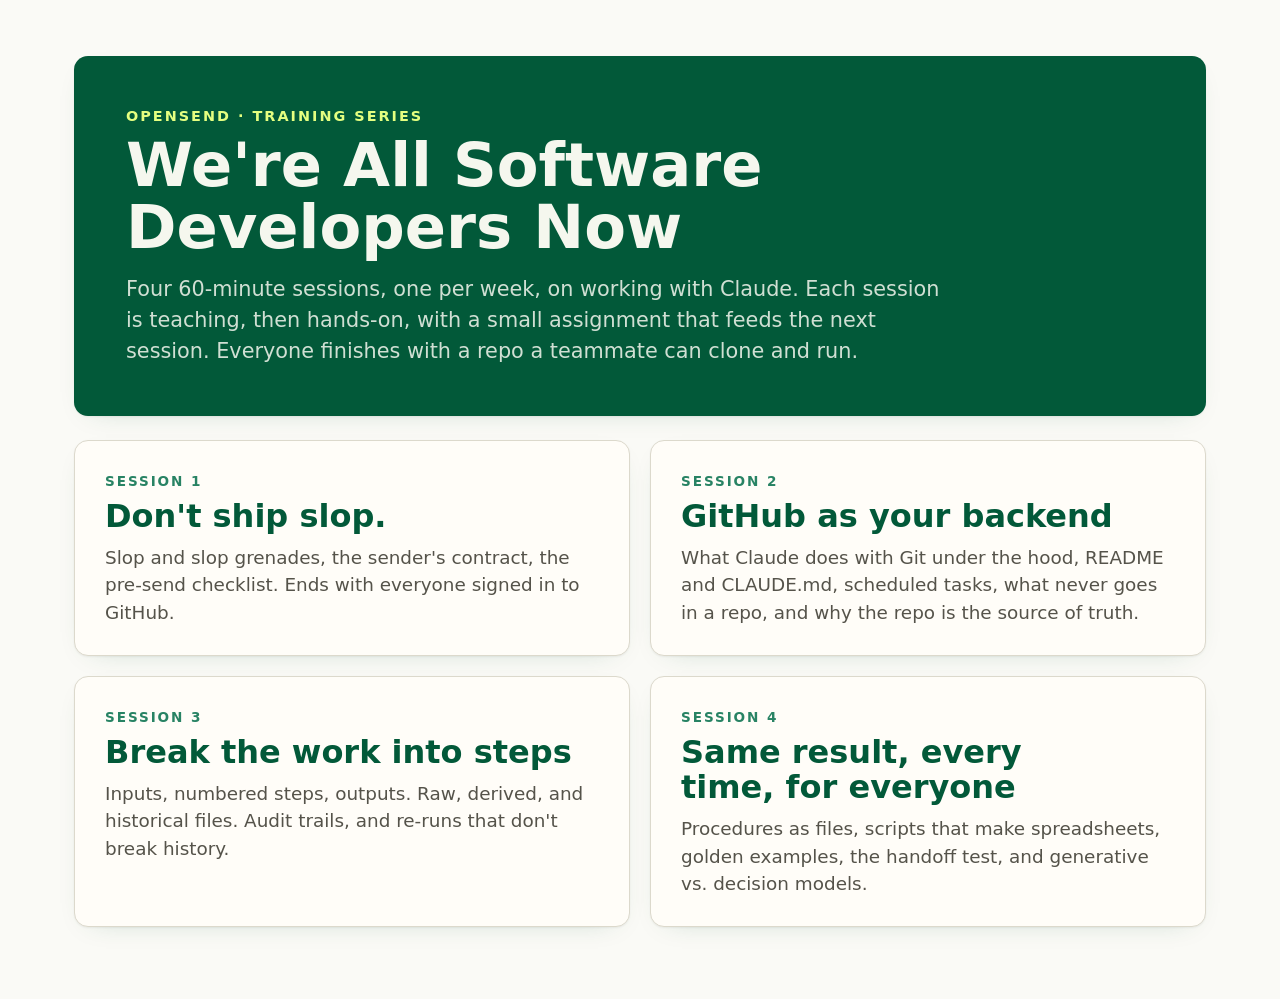
<file: slides/index.html>
<!doctype html>
<html lang="en">
<head>
<meta charset="utf-8">
<meta name="viewport" content="width=device-width, initial-scale=1">
<title>We're All Software Developers Now</title>
<link rel="stylesheet" href="deck.css?v=2026-11-04d">
</head>
<body>
<main class="index-wrap">
  <header class="index-head">
    <span class="eyebrow">Opensend · Training series</span>
    <h1>We're All Software Developers Now</h1>
    <p>Four 60-minute sessions, one per week, on working with Claude. Each session is teaching, then hands-on, with a small assignment that feeds the next session. Everyone finishes with a repo a teammate can clone and run.</p>
  </header>

  <ul class="session-list">
    <li><a href="session-01.html">
      <span class="eyebrow">Session 1</span>
      <h2>Don't ship slop.</h2>
      <p>Slop and slop grenades, the sender's contract, the pre-send checklist. Ends with everyone signed in to GitHub.</p>
    </a></li>
    <li><a href="session-02.html">
      <span class="eyebrow">Session 2</span>
      <h2>GitHub as your backend</h2>
      <p>What Claude does with Git under the hood, README and CLAUDE.md, scheduled tasks, what never goes in a repo, and why the repo is the source of truth.</p>
    </a></li>
    <li><a href="session-03.html">
      <span class="eyebrow">Session 3</span>
      <h2>Break the work into steps</h2>
      <p>Inputs, numbered steps, outputs. Raw, derived, and historical files. Audit trails, and re-runs that don't break history.</p>
    </a></li>
    <li><a href="session-04.html">
      <span class="eyebrow">Session 4</span>
      <h2>Same result, every time, for everyone</h2>
      <p>Procedures as files, scripts that make spreadsheets, golden examples, the handoff test, and generative vs. decision models.</p>
    </a></li>
  </ul>

</main>
</body>
</html>
</file>
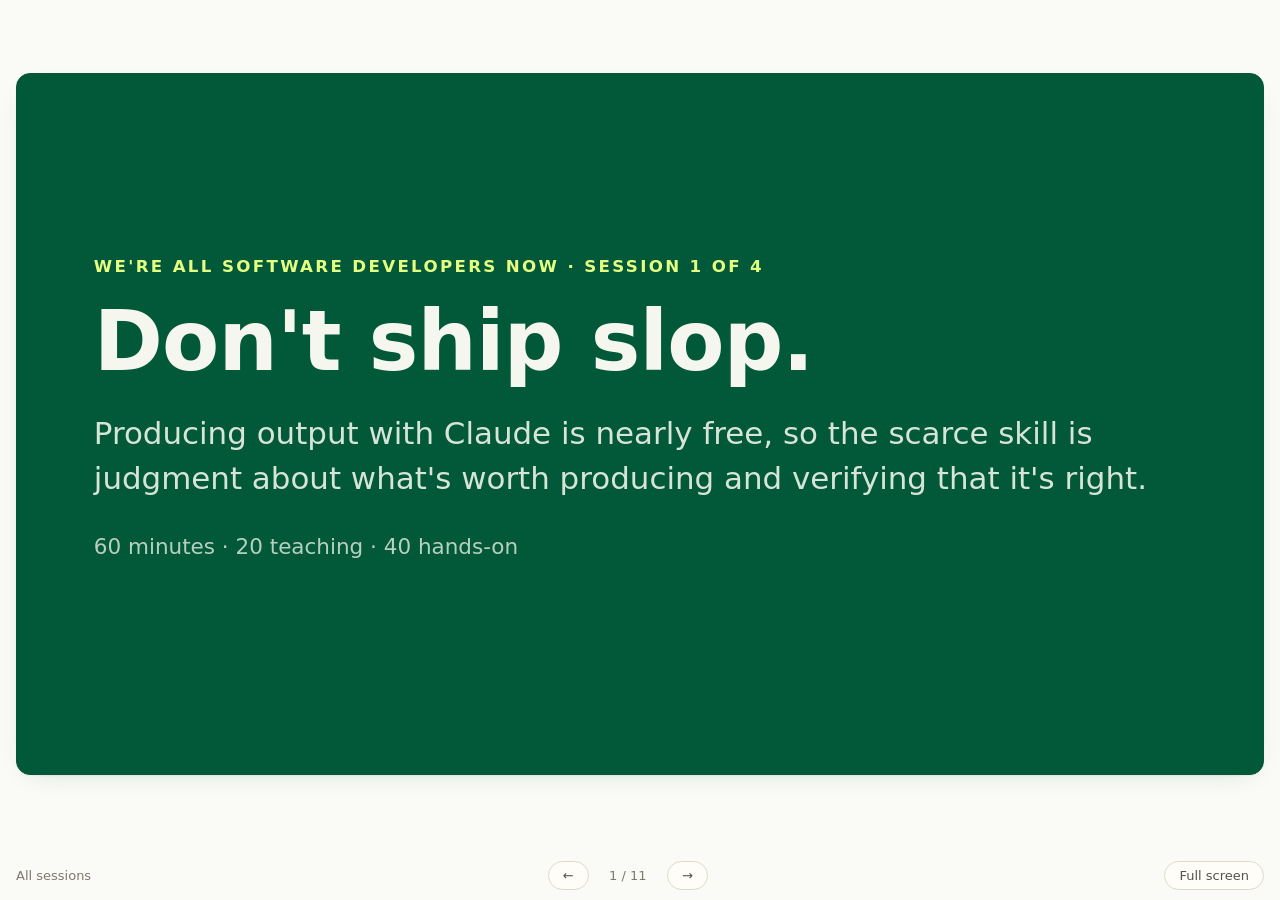
<file: slides/session-01.html>
<!doctype html>
<html lang="en">
<head>
<meta charset="utf-8">
<meta name="viewport" content="width=device-width, initial-scale=1">
<title>Session 1: Don't ship slop.</title>
<link rel="stylesheet" href="deck.css?v=2026-11-04d">
</head>
<body>
<!-- Source of truth: AGENDA.md and sessions/01/. Change those first, then this deck. -->
<main class="deck">

  <section class="slide band cover">
    <span class="eyebrow">We're All Software Developers Now · Session 1 of 4</span>
    <h1 class="hero">Don't ship slop.</h1>
    <p class="lede">Producing output with Claude is nearly free, so the scarce skill is judgment about what's worth producing and verifying that it's right.</p>
    <p class="meta">60 minutes · 20 teaching · 40 hands-on</p>
  </section>

  <section class="slide">
    <span class="eyebrow">Today</span>
    <h2 class="title">Sixty minutes</h2>
    <table class="agenda"><tbody>
      <tr><td class="t">20 min</td><td>What slop is, slop grenades, the sender's contract, the pre-send checklist, a live demo</td></tr>
      <tr><td class="t">40 min</td><td>Hands-on: a GitHub account and the GitHub CLI, signed in</td></tr>
    </tbody></table>
    <div class="slide-foot"><span>Session 1 · Don't ship slop.</span><span>Agenda</span></div>
  </section>

  <section class="slide">
    <span class="eyebrow">What is AI slop?</span>
    <h2 class="title">Five kinds of slop</h2>
    <ul class="points">
      <li><strong>Output nobody asked for</strong></li>
      <li><strong>Claims the sender can't defend</strong></li>
      <li><strong>Length that hides the answer</strong></li>
      <li><strong>Work that transfers effort to the reader</strong></li>
      <li><strong>Terms nobody uses,</strong> made up and said with confidence: "load-bearing", "slice"</li>
    </ul>
    <div class="slide-foot"><span>Session 1 · Don't ship slop.</span><span>Teaching</span></div>
  </section>

  <section class="slide band">
    <span class="eyebrow">Slop grenades</span>
    <blockquote class="quote">“We call those ‘slop grenades’ that people toss at each other.”</blockquote>
    <p class="lede">AI output sent without being read, so the people who receive it have to review it.</p>
    <p class="cite"><strong>Tobi Lütke</strong>, CEO of Shopify, on The Knowledge Project podcast<br>Reported by Fortune, September 17, 2026 · <a href="https://fortune.com/2026/09/17/shopify-tobias-lutke-ai-slop-grenades/" target="_blank" rel="noopener">fortune.com/2026/09/17/shopify-tobias-lutke-ai-slop-grenades</a></p>
    <div class="slide-foot"><span>Session 1 · Don't ship slop.</span><span>Teaching</span></div>
  </section>

  <section class="slide">
    <span class="eyebrow">What a slop grenade costs</span>
    <h2 class="title">You save 30 minutes. Every reader pays 30.</h2>
    <div class="cost" role="img" aria-label="Skipping review saves the sender 30 minutes. Each reader spends 30 minutes reviewing: 30 minutes for 1 reader, 90 for 3 readers, 300 for a team of 10.">
      <div class="cost-row saved">
        <span class="who">You skip the review</span>
        <span class="track"><span class="bar" style="--m:30"></span><span class="val">30 min saved</span></span>
        <span class="x"></span>
      </div>
      <div class="cost-row">
        <span class="who">1 reader</span>
        <span class="track"><span class="bar" style="--m:30"></span><span class="val">30 min</span></span>
        <span class="x">1×</span>
      </div>
      <div class="cost-row">
        <span class="who">3 readers</span>
        <span class="track"><span class="bar" style="--m:90"></span><span class="val">90 min</span></span>
        <span class="x">3×</span>
      </div>
      <div class="cost-row">
        <span class="who">A team of 10</span>
        <span class="track"><span class="bar" style="--m:300"></span><span class="val">300 min</span></span>
        <span class="x">10×</span>
      </div>
    </div>
    <p class="ask">Claude should save your reader time, not add to it.</p>
    <div class="slide-foot"><span>Session 1 · Don't ship slop.</span><span>Teaching</span></div>
  </section>

  <section class="slide band">
    <span class="eyebrow">The sender's contract</span>
    <h2 class="title" style="font-size:2.6em">You own every claim in anything you send.</h2>
    <p class="lede">Claude drafts, you sign.</p>
    <div class="slide-foot"><span>Session 1 · Don't ship slop.</span><span>Teaching</span></div>
  </section>

  <section class="slide">
    <span class="eyebrow">A pre-send checklist</span>
    <h2 class="title">Four questions before you hit send</h2>
    <ol class="steps">
      <li><strong>Does it answer a question someone asked?</strong></li>
      <li><strong>Could you defend every number?</strong></li>
      <li><strong>Is it shorter than what it replaces?</strong></li>
      <li><strong>Does it use your reader's words,</strong> not terms Claude made up?</li>
    </ol>
    <p class="ask">An example skill for checking this is in the starter repo: <code>/pre-send</code></p>
    <div class="slide-foot"><span>Session 1 · Don't ship slop.</span><span>Teaching</span></div>
  </section>

  <section class="slide">
    <span class="eyebrow">Live demo</span>
    <h2 class="title">The same request, two ways</h2>
    <div class="cols">
      <div class="panel bad">
        <h3>Done as slop</h3>
        <ul class="points">
          <li>Answers a question nobody asked</li>
          <li>Numbers with no source</li>
          <li>Longer than what it replaces</li>
          <li>Invents its own terms</li>
        </ul>
      </div>
      <div class="panel good">
        <h3>Done well</h3>
        <ul class="points">
          <li>Answers the question that was asked</li>
          <li>Every number defensible</li>
          <li>Shorter than what it replaces</li>
          <li>Uses the reader's words</li>
        </ul>
      </div>
    </div>
    <div class="slide-foot"><span>Session 1 · Don't ship slop.</span><span>Demo</span></div>
  </section>

  <section class="slide band">
    <span class="eyebrow">The mindset for the rest of the series</span>
    <h2 class="title" style="font-size:2.6em">Work lives in files and folders, not in chat history.</h2>
    <div class="slide-foot"><span>Session 1 · Don't ship slop.</span><span>Teaching</span></div>
  </section>

  <section class="slide top">
    <span class="eyebrow">Hands-on · 40 minutes</span>
    <h2 class="title">Leave signed in to GitHub</h2>
    <ol class="steps">
      <li><strong>Create a GitHub account</strong> at github.com/signup, with your Opensend email</li>
      <li><strong>Open a terminal:</strong> Mac <code>Cmd + Space</code> → Terminal · Windows: <code>Windows</code> key → Terminal or PowerShell</li>
      <li><strong>Install Git, then the GitHub CLI</strong>, following <code>docs/install-github-cli.md</code></li>
      <li><strong>Sign in:</strong> <code>gh auth login</code> → GitHub.com · HTTPS · Yes · web browser · copy the code, press Enter</li>
      <li><strong>Check it:</strong> <code>gh auth status</code> shows your username</li>
      <li><strong>Tell Git who you are</strong>, then check you can reach the repo: <code>gh repo view fueled-io/os-claude-advanced-training</code></li>
    </ol>
    <p class="fine">Checklist with "done when" for every step: sessions/01/exercise.md</p>
    <div class="slide-foot"><span>Session 1 · Don't ship slop.</span><span>Hands-on</span></div>
  </section>

  <section class="slide band">
    <span class="eyebrow">Before Session 2</span>
    <h2 class="title">Assignment</h2>
    <p class="lede">Didn't finish in class? Finish these before Session 2.</p>
    <ul class="points">
      <li><strong>Install Claude Code and Claude Desktop:</strong> docs/install-claude-code.md</li>
      <li><strong>Confirm <code>gh auth status</code> succeeds</strong></li>
      <li><strong>Download your copy of this public repo:</strong> <code>gh repo fork fueled-io/os-claude-advanced-training --clone</code></li>
      <li><strong>Read CONTRIBUTING.md:</strong> what never goes in this repo, or anything you push</li>
    </ul>
    <p class="fine">Session 2 starts on the work, not on setup. Details: sessions/01/assignment.md</p>
    <div class="slide-foot"><span>Session 1 · Don't ship slop.</span><span>Assignment</span></div>
  </section>

</main>
<script src="deck.js?v=2026-11-04d"></script>
</body>
</html>
</file>
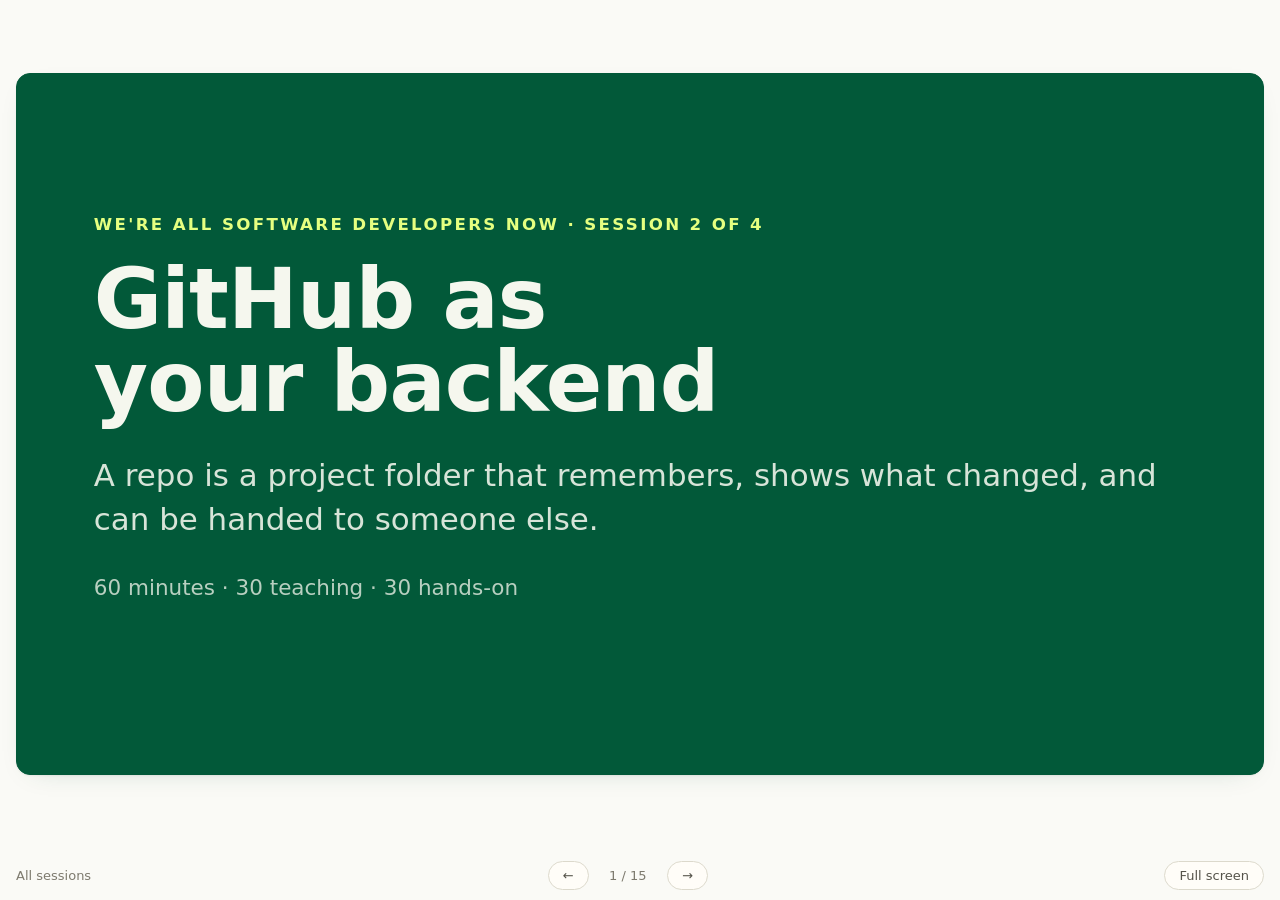
<file: slides/session-02.html>
<!doctype html>
<html lang="en">
<head>
<meta charset="utf-8">
<meta name="viewport" content="width=device-width, initial-scale=1">
<title>Session 2: GitHub as your backend</title>
<link rel="stylesheet" href="deck.css?v=2026-11-04d">
</head>
<body>
<!-- Source of truth: AGENDA.md, sessions/02/, and docs/. Change those first, then this deck. -->
<main class="deck">

  <section class="slide band cover">
    <span class="eyebrow">We're All Software Developers Now · Session 2 of 4</span>
    <h1 class="hero">GitHub as your backend</h1>
    <p class="lede">A repo is a project folder that remembers, shows what changed, and can be handed to someone else.</p>
    <p class="meta">60 minutes · 30 teaching · 30 hands-on</p>
  </section>

  <section class="slide dense">
    <span class="eyebrow">Today</span>
    <h2 class="title">Sixty minutes</h2>
    <div class="cols agenda-cols">
      <div class="panel">
        <h3>Teaching · 30 min</h3>
        <ul class="points">
          <li>Under the hood: the six things Claude does with a repo</li>
          <li>Branches, forks, and pull requests</li>
          <li>README and CLAUDE.md</li>
          <li>Memories, context, and skills</li>
          <li>Claude Code vs. Chat and Cowork, and scheduled tasks</li>
          <li>What never goes in a repo</li>
          <li>Why the repo is the source of truth</li>
        </ul>
      </div>
      <div class="panel good">
        <h3>Hands-on · 30 min</h3>
        <ul class="points">
          <li>Fork the starter repo</li>
          <li>Write a CLAUDE.md for one real workflow</li>
          <li>Have Claude make a change, and read the diff</li>
          <li>Open a pull request</li>
        </ul>
      </div>
    </div>
    <div class="slide-foot"><span>Session 2 · GitHub as your backend</span><span>Agenda</span></div>
  </section>

  <section class="slide band">
    <span class="eyebrow">Under the hood</span>
    <h2 class="title" style="font-size:2.6em">You talk to Claude. Claude runs Git.</h2>
    <p class="lede">You don't need to be a software developer, or type these commands yourself. But knowing what they do, in plain terms, lets you read what Claude is about to do and say no when it's wrong.</p>
    <div class="slide-foot"><span>Session 2 · GitHub as your backend</span><span>Teaching</span></div>
  </section>

  <section class="slide dense">
    <span class="eyebrow">Under the hood · six verbs</span>
    <h2 class="title">What Claude does with a repo, for you</h2>
    <table class="grid">
      <thead><tr><th>Verb</th><th>Command</th><th>What it does</th></tr></thead>
      <tbody>
        <tr><td><strong>clone</strong></td><td><code>gh repo clone owner/repo</code></td><td>Download a copy of a repo, with its whole history, onto your computer</td></tr>
        <tr><td><strong>diff</strong></td><td><code>git diff</code></td><td>Show exactly what changed: lines removed (−) and added (+)</td></tr>
        <tr><td><strong>commit</strong></td><td><code>git commit -m "note"</code></td><td>Save a snapshot of your changes, with a note saying what and why</td></tr>
        <tr><td><strong>push</strong></td><td><code>git push</code></td><td>Send your commits up to GitHub so others can see them. A new branch's first push: <code>git push -u origin alex-kim</code></td></tr>
        <tr><td><strong>pull</strong></td><td><code>git pull</code></td><td>Bring down what others have pushed since you last looked</td></tr>
        <tr><td><strong>merge</strong></td><td><code>git merge</code>, or <strong>Merge</strong> on a pull request</td><td>Combine one branch's changes into another. Merging a pull request is how a change lands in <code>main</code></td></tr>
      </tbody>
    </table>
    <p class="fine">Exact commands and sources: docs/git-verbs.md</p>
    <div class="slide-foot"><span>Session 2 · GitHub as your backend</span><span>Teaching</span></div>
  </section>

  <section class="slide">
    <span class="eyebrow">Branches · one slide</span>
    <h2 class="title">Your own lane in a shared repo</h2>
    <ul class="points">
      <li>A <strong>branch</strong> is a separate line of work inside the same repo</li>
      <li>Make one: <code>git switch -c alex-kim</code> · move between them: <code>git switch alex-kim</code></li>
      <li>In this series, <strong>everyone works on their own branch</strong>, named after themselves, in their own <strong>fork</strong>: a copy of the repo on GitHub under their username</li>
      <li>A <strong>pull request</strong> asks the repo's owner to review your branch, and merge it if it's right. Open it once; every push adds to it</li>
    </ul>
    <div class="slide-foot"><span>Session 2 · GitHub as your backend</span><span>Teaching</span></div>
  </section>

  <section class="slide">
    <span class="eyebrow">README and CLAUDE.md</span>
    <h2 class="title">Two files that make a repo explain itself</h2>
    <div class="cols">
      <div class="panel">
        <h3>README.md · for a person</h3>
        <ul class="points">
          <li>What this is and who it's for</li>
          <li>How to get it and run it</li>
          <li>Where things are</li>
        </ul>
      </div>
      <div class="panel good">
        <h3>CLAUDE.md · for Claude</h3>
        <ul class="points">
          <li>Who it's talking to and how</li>
          <li>The workflow, its inputs and outputs</li>
          <li>The rules it must always follow</li>
        </ul>
      </div>
    </div>
    <p class="fine">More, with examples: docs/claude-md-and-readme.md</p>
    <div class="slide-foot"><span>Session 2 · GitHub as your backend</span><span>Teaching</span></div>
  </section>

  <section class="slide dense">
    <span class="eyebrow">Memories vs. context vs. skills</span>
    <h2 class="title">What Claude knows, and for how long</h2>
    <table class="grid">
      <thead><tr><th>Thing</th><th>What it is</th></tr></thead>
      <tbody>
        <tr><td><strong>Context</strong></td><td>Everything Claude can see right now, in this conversation. It has a size limit, and it's gone when the conversation ends.</td></tr>
        <tr><td><strong>Memories</strong></td><td>Notes Claude carries from one conversation to the next.</td></tr>
        <tr><td><strong>Skills</strong></td><td>Packaged instructions Claude loads when a task calls for them.</td></tr>
        <tr><td><strong>CLAUDE.md</strong></td><td>Instructions in a file in your repo. Claude Code reads it at the start of every session, and it changes only when someone commits a change.</td></tr>
      </tbody>
    </table>
    <p class="fine">Plain-language reference with sources: docs/memory-context-skills.md</p>
    <div class="slide-foot"><span>Session 2 · GitHub as your backend</span><span>Teaching</span></div>
  </section>

  <section class="slide">
    <span class="eyebrow">Claude Code vs. Claude Chat/Cowork</span>
    <h2 class="title">Which one for which job</h2>
    <div class="cols">
      <div class="panel good">
        <h3>Claude Code</h3>
        <ul class="points">
          <li>Work that lives in files, in a repo</li>
          <li>Anything you or a teammate will run again</li>
        </ul>
      </div>
      <div class="panel">
        <h3>Claude Chat / Cowork</h3>
        <ul class="points">
          <li>Questions, drafts, thinking out loud</li>
          <li>One-off work you won't repeat</li>
        </ul>
      </div>
    </div>
    <p class="fine">Details: docs/code-vs-chat.md</p>
    <div class="slide-foot"><span>Session 2 · GitHub as your backend</span><span>Teaching</span></div>
  </section>

  <section class="slide dense">
    <span class="eyebrow">Scheduled tasks · formerly called routines</span>
    <h2 class="title">In the cloud, or on your computer</h2>
    <table class="grid">
      <thead><tr><th></th><th>Cloud scheduled task (formerly a routine)</th><th>Local scheduled task (Claude Desktop)</th></tr></thead>
      <tbody>
        <tr><td><strong>Runs on</strong></td><td>Anthropic's cloud</td><td>Your computer</td></tr>
        <tr><td><strong>Your computer</strong></td><td>Can be off</td><td>Must be awake, with Claude Desktop open</td></tr>
        <tr><td><strong>Sees</strong></td><td>Only what's on GitHub: a fresh copy of the repo</td><td>Everything in the folder, including <code>raw/</code></td></tr>
        <tr><td><strong>Starts on</strong></td><td>A schedule, an API call, or a GitHub event</td><td>A schedule</td></tr>
        <tr><td><strong>Set it up</strong></td><td>claude.ai/code/routines, or <code>/schedule</code></td><td>Claude Desktop → Code → Scheduled</td></tr>
      </tbody>
    </table>
    <p class="ask"><code>raw/</code> never goes to GitHub, so a cloud task can't see it. A workflow that reads <code>raw/</code> runs as a local task.</p>
    <p class="fine">Details and sources: docs/code-vs-chat.md</p>
    <div class="slide-foot"><span>Session 2 · GitHub as your backend</span><span>Teaching</span></div>
  </section>

  <section class="slide">
    <span class="eyebrow">.gitignore for raw inputs</span>
    <h2 class="title">Some files never go to GitHub</h2>
    <p class="copy">Exports, PDFs, spreadsheets, and your workflow's real data stay on your computer. <code>.gitignore</code> is the list of files Git refuses to commit. This repo's says:</p>
    <div class="callout">
      <span class="tag">.gitignore (excerpt)</span>
      <code>raw/*</code> · <code>derived/*</code> · <code>outputs/history/*</code> · <code>*.csv</code> · <code>*.xlsx</code> · <code>*.pdf</code> · <code>.env</code>
    </div>
    <p class="ask">It doesn't hide them from Claude. Anything Claude Code reads goes to Anthropic, so the AI acceptable use policy decides what goes in <code>raw/</code>.</p>
    <div class="slide-foot"><span>Session 2 · GitHub as your backend</span><span>Teaching</span></div>
  </section>

  <section class="slide dense">
    <span class="eyebrow">What .gitignore can't catch</span>
    <h2 class="title">Some data never goes in any repo</h2>
    <ul class="points">
      <li><strong>Personal information (PII):</strong> names, emails, phone numbers, and addresses of real people</li>
      <li><strong>Secrets:</strong> passwords, API keys, and tokens</li>
      <li><strong>Client details and real business numbers</strong></li>
    </ul>
    <p class="copy">They hide inside files you do commit, like a CLAUDE.md or a commit message. <code>.gitignore</code> only stops whole files, so read every diff.</p>
    <p class="ask">That goes for private repos too. Private limits who can read it; it doesn't make secrets or personal data safe to commit.</p>
    <div class="slide-foot"><span>Session 2 · GitHub as your backend</span><span>Teaching</span></div>
  </section>

  <section class="slide dense">
    <span class="eyebrow">What "public" means</span>
    <h2 class="title">Anyone on the internet can read this repo</h2>
    <ul class="points">
      <li><strong>Public</strong> is a GitHub setting: anyone can read the repo without an account, and that includes your fork, your branch, and your pull request</li>
      <li><strong>Private</strong> is the other setting: only people who are given access can read it</li>
      <li><strong>This training repo is public,</strong> so <code>raw/</code>, <code>derived/</code>, and <code>outputs/history/</code> all stay on your computer</li>
      <li><strong>Need an example?</strong> Make one up: "Client A", "$12,345"</li>
    </ul>
    <p class="ask">Deleting it later doesn't unpublish it. Not sure? Don't commit it.</p>
    <p class="fine">The full list: CONTRIBUTING.md</p>
    <div class="slide-foot"><span>Session 2 · GitHub as your backend</span><span>Teaching</span></div>
  </section>

  <section class="slide">
    <span class="eyebrow">Why Artifacts and Projects aren't the source of truth</span>
    <h2 class="title">Deploy there. Keep it here.</h2>
    <ul class="points">
      <li>No version history, no diff, no merge</li>
      <li>Owner-only editing on skills</li>
      <li>Instructions drift between accounts</li>
    </ul>
    <p class="ask">Projects and skills are where you <strong>deploy</strong> a procedure. The repo is where it <strong>lives</strong>.</p>
    <div class="slide-foot"><span>Session 2 · GitHub as your backend</span><span>Teaching</span></div>
  </section>

  <section class="slide top">
    <span class="eyebrow">Hands-on · 30 minutes</span>
    <h2 class="title">Your first repo change</h2>
    <ol class="steps">
      <li><strong>Fork and download:</strong> <code>gh repo fork fueled-io/os-claude-advanced-training --clone</code></li>
      <li><strong>Go in, make your branch:</strong> <code>cd os-claude-advanced-training</code> · <code>git switch -c alex-kim</code>, with your own name</li>
      <li><strong>Start Claude Code:</strong> <code>claude</code></li>
      <li><strong>Write a CLAUDE.md</strong> for one real workflow from <code>templates/CLAUDE.template.md</code></li>
      <li><strong>Have Claude make a change.</strong> Read the diff, then choose plain <strong>Yes</strong>, never "allow all edits"</li>
      <li><strong>Commit, push, open a pull request.</strong> Nothing from <code>raw/</code>, nothing sensitive</li>
    </ol>
    <p class="fine">Checklist with "done when" for every step: sessions/02/exercise.md</p>
    <div class="slide-foot"><span>Session 2 · GitHub as your backend</span><span>Hands-on</span></div>
  </section>

  <section class="slide band">
    <span class="eyebrow">Before Session 3</span>
    <h2 class="title">Assignment</h2>
    <p class="lede">Move one recurring workflow or daily task into the repo.</p>
    <ul class="points">
      <li>Its inputs go in <code>raw/</code>, off GitHub. Only files the AI policy allows</li>
      <li>How you do it today goes in your CLAUDE.md. Messy is fine; no client names or real numbers</li>
      <li>Commit and push your branch. Your pull request picks it up</li>
    </ul>
    <p class="fine">Details: sessions/02/assignment.md</p>
    <div class="slide-foot"><span>Session 2 · GitHub as your backend</span><span>Assignment</span></div>
  </section>

</main>
<script src="deck.js?v=2026-11-04d"></script>
</body>
</html>
</file>
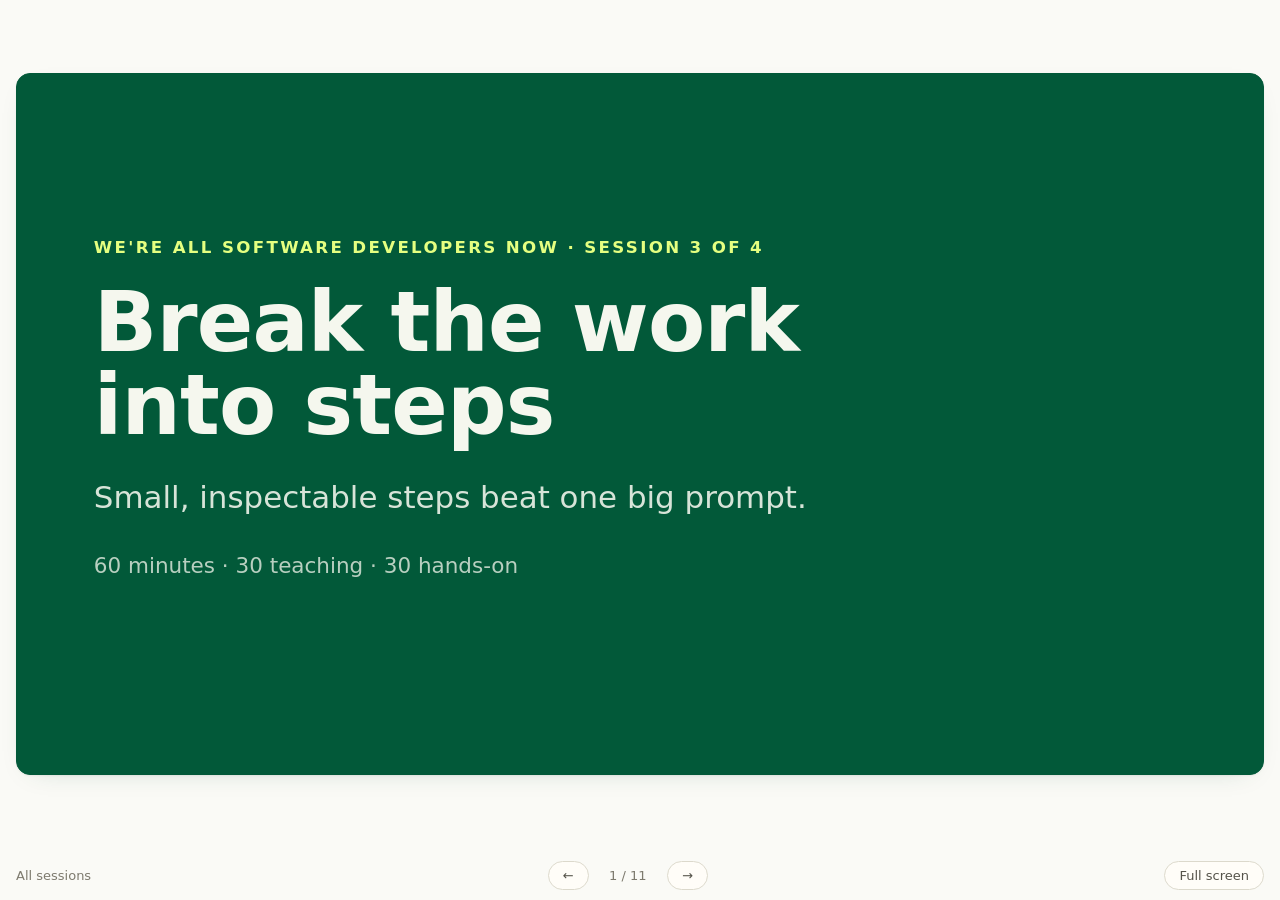
<file: slides/session-03.html>
<!doctype html>
<html lang="en">
<head>
<meta charset="utf-8">
<meta name="viewport" content="width=device-width, initial-scale=1">
<title>Session 3: Break the work into steps</title>
<link rel="stylesheet" href="deck.css?v=2026-11-04d">
</head>
<body>
<!-- Source of truth: AGENDA.md, sessions/03/, and docs/. Change those first, then this deck. -->
<main class="deck">

  <section class="slide band cover">
    <span class="eyebrow">We're All Software Developers Now · Session 3 of 4</span>
    <h1 class="hero">Break the work into steps</h1>
    <p class="lede">Small, inspectable steps beat one big prompt.</p>
    <p class="meta">60 minutes · 30 teaching · 30 hands-on</p>
  </section>

  <section class="slide">
    <span class="eyebrow">Today</span>
    <h2 class="title">Sixty minutes</h2>
    <table class="agenda"><tbody>
      <tr><td class="t">30 min</td><td>The shape · why small steps win · plan first · three kinds of file · audit trails · re-runs · Annual Rev Reporting walkthrough</td></tr>
      <tr><td class="t">30 min</td><td>Hands-on: your workflow as numbered steps, every file labeled</td></tr>
    </tbody></table>
    <div class="slide-foot"><span>Session 3 · Break the work into steps</span><span>Agenda</span></div>
  </section>

  <section class="slide">
    <span class="eyebrow">The shape</span>
    <h2 class="title">Inputs → numbered steps → outputs</h2>
    <div class="cols" style="grid-template-columns:1fr 1.4fr 1fr">
      <div class="panel"><h3>Inputs</h3><p class="copy">Raw files, exactly as they arrived</p></div>
      <div class="panel good"><h3>Steps 1, 2, 3…</h3><p class="copy">Each step its own file, with a stated definition of done</p></div>
      <div class="panel"><h3>Outputs</h3><p class="copy">The finished result, kept</p></div>
    </div>
    <p class="fine">Template: templates/workflow.template.md</p>
    <div class="slide-foot"><span>Session 3 · Break the work into steps</span><span>Teaching</span></div>
  </section>

  <section class="slide">
    <span class="eyebrow">Why small steps win</span>
    <h2 class="title">Three reasons</h2>
    <ul class="points">
      <li><strong>Checkpoints you can inspect</strong></li>
      <li><strong>Failures you can localize</strong></li>
      <li><strong>Steps you can rerun</strong> without redoing everything</li>
    </ul>
    <div class="slide-foot"><span>Session 3 · Break the work into steps</span><span>Teaching</span></div>
  </section>

  <section class="slide">
    <span class="eyebrow">Plan first</span>
    <h2 class="title">Then one step at a time</h2>
    <ol class="steps">
      <li><strong>Ask Claude to write the plan first.</strong> No files yet</li>
      <li><strong>Review the plan.</strong> Push back on any step that does two things</li>
      <li><strong>Run one step.</strong> Stop</li>
      <li><strong>Check its definition of done.</strong> Then the next step</li>
    </ol>
    <div class="slide-foot"><span>Session 3 · Break the work into steps</span><span>Teaching</span></div>
  </section>

  <section class="slide quiet">
    <span class="eyebrow">Worked example</span>
    <h2 class="title">Annual Rev Reporting</h2>
    <p class="copy">As we walk through it, look for:</p>
    <ul class="points">
      <li>What the inputs are, and where each one comes from</li>
      <li>Where the steps split, and each step's definition of done</li>
      <li>Which files are raw, which are derived, which are historical</li>
    </ul>
    <div class="slide-foot"><span>Session 3 · Break the work into steps</span><span>Walkthrough</span></div>
  </section>

  <section class="slide dense">
    <span class="eyebrow">Three kinds of file</span>
    <h2 class="title">Raw, derived, historical</h2>
    <table class="grid">
      <thead><tr><th>Kind</th><th>What it is</th><th>Lives in</th><th>Committed?</th></tr></thead>
      <tbody>
        <tr><td><span class="pill">raw</span></td><td>An input, exactly as it arrived</td><td><code>raw/</code></td><td>Never</td></tr>
        <tr><td><span class="pill go">derived</span></td><td>Made by a step, regenerated any time</td><td><code>derived/</code></td><td>Not in this public repo</td></tr>
        <tr><td><span class="pill new">historical</span></td><td>A finished result, never overwritten by a re-run</td><td><code>outputs/history/</code></td><td>Not in this public repo. In a private work repo, yes</td></tr>
      </tbody>
    </table>
    <p class="fine">Reference: docs/file-types.md</p>
    <div class="slide-foot"><span>Session 3 · Break the work into steps</span><span>Teaching</span></div>
  </section>

  <section class="slide">
    <span class="eyebrow">Audit trails</span>
    <h2 class="title">When a step changes data, write down what changed</h2>
    <ul class="points">
      <li><strong>What</strong> the step changed: rows removed, values corrected, records merged</li>
      <li><strong>Why:</strong> the rule it followed</li>
      <li><strong>How much:</strong> counts and totals before and after</li>
    </ul>
    <p class="fine">How to write one: docs/audit-trails.md</p>
    <div class="slide-foot"><span>Session 3 · Break the work into steps</span><span>Teaching</span></div>
  </section>

  <section class="slide band">
    <span class="eyebrow">Re-runs</span>
    <h2 class="title" style="font-size:2.4em">Updated routines shouldn't unintentionally break historical data on re-run.</h2>
    <p class="lede">Every run writes a new file in <code>outputs/history/</code>. Nothing writes over an old one.</p>
    <div class="slide-foot"><span>Session 3 · Break the work into steps</span><span>Teaching</span></div>
  </section>

  <section class="slide top">
    <span class="eyebrow">Hands-on · 30 minutes</span>
    <h2 class="title">Your workflow, in steps</h2>
    <ol class="steps">
      <li><strong>Ask for the plan first,</strong> from <code>templates/workflow.template.md</code></li>
      <li><strong>Give every step a done-check</strong> you can verify by looking</li>
      <li><strong>Write the files:</strong> <code>WORKFLOW.md</code> and one file per step in <code>steps/</code></li>
      <li><strong>Label every file</strong> raw, derived, or historical</li>
      <li><strong>Real data out of GitHub:</strong> in <code>raw/</code> or in <code>.gitignore</code></li>
      <li><strong>Commit and push</strong></li>
    </ol>
    <p class="fine">Checklist with "done when" for every step: sessions/03/exercise.md</p>
    <div class="slide-foot"><span>Session 3 · Break the work into steps</span><span>Hands-on</span></div>
  </section>

  <section class="slide band">
    <span class="eyebrow">Before Session 4</span>
    <h2 class="title">Assignment</h2>
    <p class="lede">Run the workflow end to end from the repo and keep the outputs.</p>
    <ul class="points">
      <li>One step at a time, checking each done-check</li>
      <li>An audit trail for every step that changes data</li>
      <li>The result goes in <code>outputs/history/</code> as a new file, on your computer</li>
    </ul>
    <p class="fine">Details: sessions/03/assignment.md</p>
    <div class="slide-foot"><span>Session 3 · Break the work into steps</span><span>Assignment</span></div>
  </section>

</main>
<script src="deck.js?v=2026-11-04d"></script>
</body>
</html>
</file>
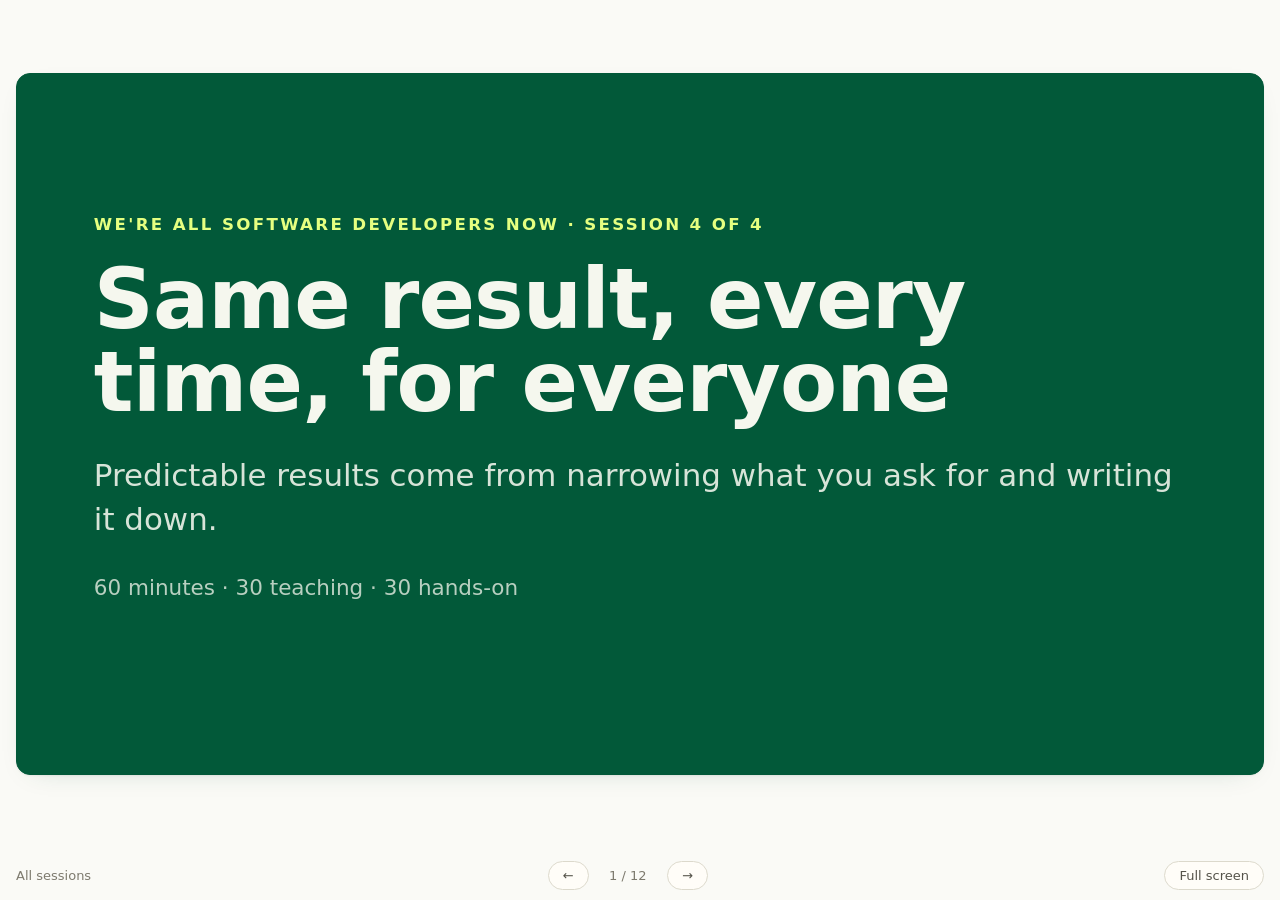
<file: slides/session-04.html>
<!doctype html>
<html lang="en">
<head>
<meta charset="utf-8">
<meta name="viewport" content="width=device-width, initial-scale=1">
<title>Session 4: Same result, every time, for everyone</title>
<link rel="stylesheet" href="deck.css?v=2026-11-04d">
</head>
<body>
<!-- Source of truth: AGENDA.md, sessions/04/, and docs/. Change those first, then this deck. -->
<main class="deck">

  <section class="slide band cover">
    <span class="eyebrow">We're All Software Developers Now · Session 4 of 4</span>
    <h1 class="hero">Same result, every time, for everyone</h1>
    <p class="lede">Predictable results come from narrowing what you ask for and writing it down.</p>
    <p class="meta">60 minutes · 30 teaching · 30 hands-on</p>
  </section>

  <section class="slide">
    <span class="eyebrow">Today</span>
    <h2 class="title">Sixty minutes</h2>
    <table class="agenda"><tbody>
      <tr><td class="t">20 min</td><td>Procedures as files · pinned inputs and output formats · scripts that make spreadsheets · golden examples · the handoff test · the honest limits</td></tr>
      <tr><td class="t">10 min</td><td>Two kinds of model</td></tr>
      <tr><td class="t">30 min</td><td>Hands-on: swap repos with a partner and run their workflow</td></tr>
    </tbody></table>
    <div class="slide-foot"><span>Session 4 · Same result, every time</span><span>Agenda</span></div>
  </section>

  <section class="slide band">
    <span class="eyebrow">Procedures as files</span>
    <h2 class="title" style="font-size:2.6em">Never as memory of what worked last time.</h2>
    <div class="slide-foot"><span>Session 4 · Same result, every time</span><span>Teaching</span></div>
  </section>

  <section class="slide">
    <span class="eyebrow">Narrow what you ask for</span>
    <h2 class="title">Pinned inputs, explicit output formats</h2>
    <ul class="points">
      <li><strong>Pinned inputs:</strong> the exact files, exports, and date ranges, written down</li>
      <li><strong>Explicit output formats:</strong> columns, order, rounding, file name</li>
    </ul>
    <p class="ask">A sample output file in the repo is the best spec.</p>
    <div class="slide-foot"><span>Session 4 · Same result, every time</span><span>Teaching</span></div>
  </section>

  <section class="slide dense">
    <span class="eyebrow">Spreadsheets</span>
    <h2 class="title">Script the spreadsheet. Don't edit it.</h2>
    <div class="cols">
      <div class="panel bad">
        <h3>Claude edits the spreadsheet</h3>
        <ul class="points">
          <li>Every run starts over, and can come out differently</li>
          <li>No diff: you can't see which cells changed, or why</li>
          <li>Next month, you ask again and hope</li>
        </ul>
      </div>
      <div class="panel good">
        <h3>Claude writes a Python script</h3>
        <ul class="points">
          <li>Reads <code>raw/</code>, writes a new file in <code>outputs/history/</code></li>
          <li>Same input, same spreadsheet, every run</li>
          <li>The script is a file: review it once, rerun it any time</li>
        </ul>
      </div>
    </div>
    <p class="fine">How to ask for it, and what you need: docs/spreadsheets-and-scripts.md</p>
    <div class="slide-foot"><span>Session 4 · Same result, every time</span><span>Teaching</span></div>
  </section>

  <section class="slide">
    <span class="eyebrow">Golden examples</span>
    <h2 class="title">One known input, one known correct output</h2>
    <p class="copy">So anyone can check the workflow still works: run it on the golden input and compare with the golden output.</p>
    <p class="fine">Template: templates/golden-example-README.template.md · Reference: docs/golden-examples.md</p>
    <div class="slide-foot"><span>Session 4 · Same result, every time</span><span>Teaching</span></div>
  </section>

  <section class="slide">
    <span class="eyebrow">The handoff test</span>
    <h2 class="title">A teammate clones the repo cold and runs it</h2>
    <div class="callout">
      <span class="tag">The rule</span>
      A different answer means the repo is missing something.
    </div>
    <div class="slide-foot"><span>Session 4 · Same result, every time</span><span>Teaching</span></div>
  </section>

  <section class="slide quiet">
    <span class="eyebrow">The honest limits</span>
    <h2 class="title">Some workflows need more than claude.ai</h2>
    <p class="copy">claude.ai can't pin model or effort per project, so some workflows need a real agent behind an API.</p>
    <p class="ask">If yours is one of them, flag it to Sean and we'll scope it.</p>
    <div class="slide-foot"><span>Session 4 · Same result, every time</span><span>Teaching</span></div>
  </section>

  <section class="slide">
    <span class="eyebrow">Two kinds of model · 10 minutes</span>
    <h2 class="title">Generative vs. decision</h2>
    <div class="cols">
      <div class="panel">
        <h3>Generative models</h3>
        <ul class="points"><li>Write and reason</li></ul>
      </div>
      <div class="panel good">
        <h3>Decision models</h3>
        <ul class="points">
          <li>Pick from options you already know, with a calibrated probability</li>
          <li><strong>Jev</strong> is the decision model we use</li>
          <li>OpenAI Decisions, Clef, and Microsoft-Decision-1 are the same category</li>
        </ul>
      </div>
    </div>
    <div class="slide-foot"><span>Session 4 · Same result, every time</span><span>Teaching</span></div>
  </section>

  <section class="slide">
    <span class="eyebrow">Is it a decision-model question?</span>
    <h2 class="title">If the answer is one of a few options you already know, it is.</h2>
    <div class="callout">
      <span class="tag">The threshold</span>
      The confidence threshold is a policy you set, and everything below the line goes to a person.
    </div>
    <p class="fine">Reference: docs/decision-models.md</p>
    <div class="slide-foot"><span>Session 4 · Same result, every time</span><span>Teaching</span></div>
  </section>

  <section class="slide top">
    <span class="eyebrow">Hands-on · 30 minutes</span>
    <h2 class="title">Pairs swap repos and run each other's workflow</h2>
    <ol class="steps">
      <li><strong>Your golden example</strong>, made-up data, is in <code>golden/</code> and pushed</li>
      <li><strong>Get your partner's work:</strong> <code>gh pr checkout 12</code> (their pull request number)</li>
      <li><strong>Run it cold</strong>, without asking them. Write down every question you'd have asked</li>
      <li><strong>Compare</strong> with their golden output</li>
      <li><strong>Hand back the gaps</strong>, then <code>git switch alex-kim</code> (yours)</li>
    </ol>
    <p class="fine">Checklist with "done when" for every step: sessions/04/exercise.md</p>
    <div class="slide-foot"><span>Session 4 · Same result, every time</span><span>Hands-on</span></div>
  </section>

  <section class="slide band">
    <span class="eyebrow">Graduation</span>
    <h1 class="hero" style="font-size:2.6em">Every participant has a repo someone else has successfully run.</h1>
    <p class="fine">Fix your gaps, rerun the handoff test: sessions/04/assignment.md</p>
  </section>

</main>
<script src="deck.js?v=2026-11-04d"></script>
</body>
</html>
</file>
<file: slides/deck.css>
/*
  Slide deck styles for We're All Software Developers Now.
  Visual system follows the Opensend roadmap-review session pages:
  warm ground, white cards, green-dark bands, one lime accent.
  Self-contained: no web fonts, no external requests.
*/
:root{
  color-scheme:light;
  --ground:#fafaf6; --ground-2:#f2efe3; --card:#fffdf8; --card-2:#f2efe3;
  --ink:#1c1c1c; --ink-2:#55534a; --ink-3:#7d7a6e;
  --green:#288364; --green-dark:#025939; --green-light:#059765;
  --band:#156b4b; --lime:#e5ff80; --lime-dark:#d6f066; --on-green:#f5f7ee;
  --border:#dcd9cc; --border-soft:#ebe8dc;
  --shadow:0 1px 2px rgba(28,28,28,.05), 0 8px 28px -18px rgba(2,89,57,.28);
  --radius:14px;
  /* one slide unit: 1% of the slide width, whatever the window shape */
  --u:min(1vw, 1.6vh);
  --display:'Darker Grotesque','Inter',system-ui,-apple-system,'Segoe UI',Roboto,Helvetica,Arial,sans-serif;
  --body:'Inter','Inter var',system-ui,-apple-system,'Segoe UI',Roboto,Helvetica,Arial,sans-serif;
  --mono:ui-monospace,'SF Mono',Menlo,Consolas,monospace;
}
*{box-sizing:border-box}
html{-webkit-text-size-adjust:100%}
body{
  margin:0;background:var(--ground);color:var(--ink);
  font-family:var(--body);line-height:1.5;
  -webkit-font-smoothing:antialiased;text-rendering:optimizeLegibility;
}
h1,h2,h3{font-family:var(--display);color:var(--ink);text-wrap:balance;margin:0}
p{margin:0}
strong{font-weight:650;color:var(--ink)}
a{color:var(--green)}
code{white-space:nowrap;font-family:var(--mono);font-size:.9em;background:var(--card-2);border:1px solid var(--border-soft);border-radius:6px;padding:.05em .35em}

/* ---------- slides (stacked: no-JS, print, and the default) ---------- */
.deck{display:flex;flex-direction:column;align-items:center;gap:calc(var(--u)*3);padding:calc(var(--u)*3) 16px}
.slide{
  position:relative;width:min(100%, 160vh);aspect-ratio:16/9;
  background:var(--card);border:1px solid var(--border);border-radius:var(--radius);box-shadow:var(--shadow);
  padding:calc(var(--u)*5) calc(var(--u)*6) calc(var(--u)*7.5);
  display:flex;flex-direction:column;justify-content:center;overflow:hidden;
  font-size:calc(var(--u)*2.1);
}
/* busy slides (step lists, tables) step the type down so nothing overflows */
.slide.top,.slide.dense{font-size:calc(var(--u)*1.6)}
.slide.top ol.steps li,.slide.top ul.points li{--pad:.62em}
.slide.top ol.steps,.slide.top ul.points{margin-top:1.2em}
/* green slides inside a deck are a step lighter than the title (cover) slide */
.slide.band{background:var(--band);color:var(--on-green);border-color:var(--band)}
.slide.band.cover{background:var(--green-dark);border-color:var(--green-dark)}
.slide.band h1,.slide.band h2,.slide.band h3,.slide.band strong{color:var(--on-green)}
.band code{background:rgba(245,247,238,.14);border-color:rgba(245,247,238,.24);color:var(--on-green)}
.band .ask code{background:var(--card-2);border-color:var(--border-soft);color:var(--ink)}
.slide.quiet{background:var(--ground-2)}
.slide.top{justify-content:flex-start}

/* ---------- deck mode (deck.js adds .deck-on) ---------- */
body.deck-on{overflow:hidden;height:100vh}
body.deck-on .deck{height:100vh;justify-content:center;padding:0 16px calc(var(--u)*4)}
body.deck-on .slide{display:none;width:min(100%, 150vh)}
body.deck-on .slide.active{display:flex}
.controls{display:none}
body.deck-on .controls{
  display:flex;position:fixed;left:0;right:0;bottom:0;align-items:center;justify-content:space-between;
  padding:10px 16px;font-size:13px;color:var(--ink-3);
}
.controls a{color:var(--ink-3);text-decoration:none}
.controls a:hover{color:var(--green)}
.controls button{
  font:inherit;color:var(--ink-2);background:var(--card);border:1px solid var(--border);border-radius:99px;
  padding:4px 14px;cursor:pointer;
}
.controls button:hover{border-color:var(--green);color:var(--green-dark)}
.controls .nav{display:flex;align-items:center;gap:10px}
.controls .count{font-variant-numeric:tabular-nums;min-width:4.5em;text-align:center}

/* ---------- type ---------- */
.eyebrow{
  display:inline-flex;align-items:center;gap:.5em;
  font-weight:600;font-size:.62em;letter-spacing:.14em;text-transform:uppercase;color:var(--green);
}
.band .eyebrow{color:var(--lime)}
h1.hero{font-weight:800;font-size:3.1em;line-height:1;letter-spacing:-.01em;margin-top:.25em}
h2.title{font-weight:800;font-size:2.05em;line-height:1.05;margin-top:.2em}
.lede{font-size:1.15em;line-height:1.45;margin-top:.9em;max-width:38em}
.band .lede{color:color-mix(in srgb,var(--on-green) 88%,transparent)}
.copy{color:var(--ink-2);line-height:1.55;margin-top:.8em;max-width:42em}
.fine{font-size:.7em;color:var(--ink-3);margin-top:1.2em}
.band .fine{color:color-mix(in srgb,var(--on-green) 60%,transparent)}
.meta{font-size:.8em;margin-top:1.4em;color:color-mix(in srgb,var(--on-green) 75%,transparent)}

/* the one lime moment: the single ask */
.ask{margin-top:1.1em;align-self:flex-start;background:var(--lime);color:var(--ink);border-radius:10px;padding:.55em .9em;font-weight:650;font-size:.95em}
.band .ask strong{color:var(--ink)}

/* ---------- quote slide ---------- */
blockquote.quote{margin:.35em 0 0;font-family:var(--display);font-weight:800;font-size:2.5em;line-height:1.08;text-wrap:balance;max-width:20em}
.band blockquote.quote{color:var(--on-green)}
.cite{margin-top:1.4em;font-size:.72em;line-height:1.5;color:var(--ink-3)}
.band .cite{color:color-mix(in srgb,var(--on-green) 70%,transparent)}
.band .cite a{color:var(--lime);text-underline-offset:.2em}
.band .cite a:hover{color:var(--on-green)}

/* ---------- cost chart: bars to scale, one segment per 30 minutes ---------- */
.cost{margin-top:1.5em;display:grid;grid-template-columns:auto 1fr auto;column-gap:1em;row-gap:.9em;align-items:center}
.cost + .ask{margin-top:1.8em}
.cost-row{display:contents}
.cost .who{font-weight:650;color:var(--ink);white-space:nowrap;font-size:.9em}
.cost .track{display:flex;align-items:center;gap:.5em;min-width:0}
/* 300 minutes fills the track, leaving room for the label */
.cost .bar{flex:none;height:1.75em;border-radius:6px;width:calc((100% - 5.2em) * var(--m) / 300);
  background:var(--ink) repeating-linear-gradient(90deg,transparent 0 calc(100% * 30 / var(--m) - 3px),var(--card) calc(100% * 30 / var(--m) - 3px) calc(100% * 30 / var(--m)))}
.cost .saved .bar{background:var(--lime);box-shadow:inset 0 0 0 1px var(--lime-dark)}
.cost .val{white-space:nowrap;font-weight:700;color:var(--ink);font-variant-numeric:tabular-nums}
.cost .saved .val{color:var(--green-dark)}
.cost .x{font-family:var(--display);font-weight:800;font-size:1.5em;line-height:1;color:var(--ink);min-width:2.2em;text-align:right;font-variant-numeric:tabular-nums}

/* ---------- lists ---------- */
ul.points{list-style:none;margin:.9em 0 0;padding:0;max-width:44em}
ul.points li{--pad:.42em;position:relative;padding:var(--pad) 0 var(--pad) 1.1em;border-bottom:1px solid var(--border-soft);color:var(--ink-2);line-height:1.45}
ul.points li:last-child{border-bottom:0}
/* marker centered on the first line: padding + half the 1.45 line height */
ul.points li::before{content:"";position:absolute;left:0;top:calc(var(--pad) + .725em);transform:translateY(-50%);width:.42em;height:.42em;border-radius:99px;background:var(--green)}
ul.points strong{color:var(--ink)}
.band ul.points li{color:color-mix(in srgb,var(--on-green) 88%,transparent);border-color:rgba(245,247,238,.14)}
.band ul.points li::before{background:var(--lime)}

ol.steps{list-style:none;margin:.9em 0 0;padding:0;counter-reset:s;max-width:46em}
ol.steps li{--pad:.42em;counter-increment:s;position:relative;padding:var(--pad) 0 var(--pad) 2em;border-bottom:1px solid var(--border-soft);color:var(--ink-2);line-height:1.45}
ol.steps li:last-child{border-bottom:0}
ol.steps li::before{
  content:counter(s);position:absolute;left:0;width:1.35em;height:1.35em;border-radius:99px;
  background:var(--green-dark);color:var(--on-green);font-size:.82em;font-weight:700;line-height:1;
  display:flex;align-items:center;justify-content:center;
  /* centered on the first line of text; the badge's em is .82 of the item's */
  top:calc((var(--pad) + .725em) / .82);transform:translateY(-50%);
}
ol.steps strong{color:var(--ink)}

/* ---------- tables ---------- */
table.agenda{border-collapse:collapse;width:100%;max-width:40em;margin-top:.8em}
.agenda td{padding:.75em 0;border-bottom:1px solid var(--border-soft);vertical-align:baseline}
.agenda tr:last-child td{border-bottom:0}
.agenda .t{font-variant-numeric:tabular-nums;white-space:nowrap;width:5.5em;color:var(--green-dark);font-weight:650}

table.grid{border-collapse:collapse;width:100%;margin-top:1.1em;font-size:.88em;background:var(--card);border:1px solid var(--border);border-radius:var(--radius);overflow:hidden}
.grid th,.grid td{text-align:left;padding:.72em .9em;border-bottom:1px solid var(--border-soft);vertical-align:top}
.grid thead th{background:var(--card-2);font-weight:650;font-size:.72em;letter-spacing:.08em;text-transform:uppercase;color:var(--ink-3)}
.grid tbody tr:last-child td{border-bottom:0}
.grid td:first-child{white-space:nowrap}

/* ---------- blocks ---------- */
.callout{border-left:3px solid var(--green);background:var(--card-2);border-radius:0 var(--radius) var(--radius) 0;padding:.8em 1.1em;margin-top:1em;max-width:44em;color:var(--ink-2)}
.callout .tag{font-size:.62em;font-weight:700;letter-spacing:.12em;text-transform:uppercase;color:var(--green);display:block;margin-bottom:.35em}
.cols{display:grid;grid-template-columns:1fr 1fr;gap:1.2em;margin-top:1em}
.agenda-cols{margin-top:1.3em}
.agenda-cols .panel h3{color:var(--green-dark)}
.agenda-cols ul.points li{--pad:.36em}
.panel{border:1px solid var(--border);border-radius:var(--radius);background:var(--card);padding:.9em 1.1em}
.panel h3{font-size:1.15em;font-weight:800}
.panel.bad{background:var(--card-2)}
.panel.good{border-color:color-mix(in srgb,var(--green) 45%,transparent);background:#eef6f1}
.panel ul.points{margin-top:.4em}
.pill{display:inline-block;font-size:.62em;font-weight:650;letter-spacing:.06em;text-transform:uppercase;padding:.15em .7em;border-radius:99px;border:1px solid var(--border);background:var(--card-2);color:var(--ink-2);white-space:nowrap;vertical-align:middle}
.pill.go{border-color:color-mix(in srgb,var(--green) 45%,transparent);background:#e7f2ec;color:var(--green-dark)}
.pill.new{border-color:var(--lime-dark);background:var(--lime);color:var(--ink)}
.slide-foot{position:absolute;left:calc(var(--u)*6);right:calc(var(--u)*6);bottom:calc(var(--u)*2.2);display:flex;justify-content:space-between;font-size:.55em;letter-spacing:.12em;text-transform:uppercase;color:var(--ink-3)}
.band .slide-foot{color:color-mix(in srgb,var(--on-green) 50%,transparent)}

/* ---------- index page ---------- */
.index-wrap{max-width:1180px;margin:0 auto;padding:56px 24px 72px}
.index-head{background:var(--green-dark);color:var(--on-green);border-radius:var(--radius);padding:48px 52px;box-shadow:var(--shadow)}
.index-head h1{color:var(--on-green);font-weight:800;font-size:clamp(2.4rem,6vw,3.8rem);line-height:1.02;margin-top:6px}
.index-head .eyebrow{font-size:.9rem;color:var(--lime)}
.index-head p{margin-top:16px;font-size:1.3rem;line-height:1.5;color:color-mix(in srgb,var(--on-green) 85%,transparent);max-width:40em}
.session-list{list-style:none;margin:24px 0 0;padding:0;display:grid;grid-template-columns:1fr 1fr;gap:20px}
.session-list a{display:block;height:100%;background:var(--card);border:1px solid var(--border);border-radius:var(--radius);box-shadow:var(--shadow);padding:28px 30px;text-decoration:none;color:var(--ink-2)}
.session-list a:hover{border-color:var(--green)}
.session-list .eyebrow{font-size:.85rem}
.session-list h2{font-weight:800;font-size:2rem;line-height:1.1;color:var(--green-dark);margin-top:6px}
.session-list p{margin-top:10px;font-size:1.15rem;line-height:1.5}
@media (max-width:640px){
  .session-list{grid-template-columns:1fr}
  .index-head{padding:26px 22px}
  .cols{grid-template-columns:1fr}
}

/* ---------- print: one slide per page ---------- */
@media print{
  @page{size:landscape;margin:0}
  body{background:#fff}
  .controls{display:none !important}
  .deck{padding:0;gap:0}
  .slide,body.deck-on .slide{display:flex !important;width:100vw;height:100vh;aspect-ratio:auto;border-radius:0;box-shadow:none;border:0;page-break-after:always;--u:1vw}
}
</file>
